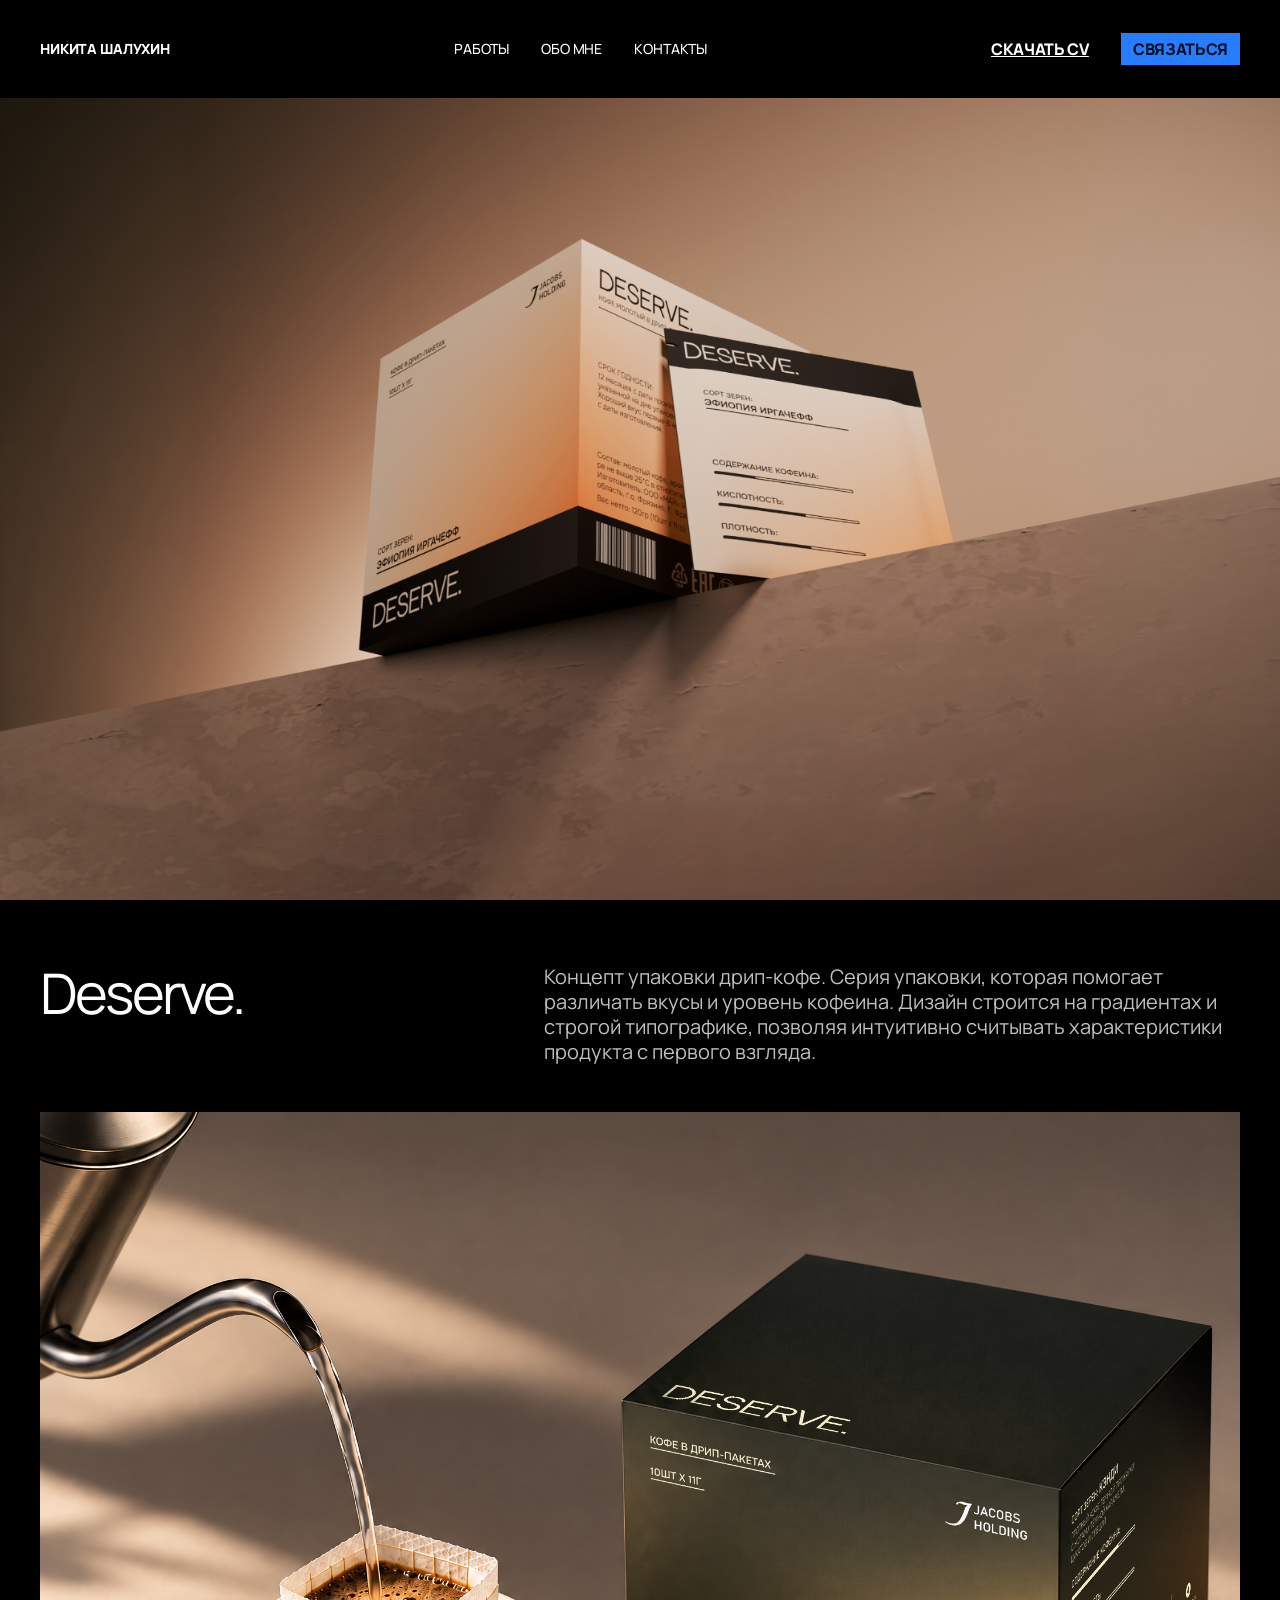
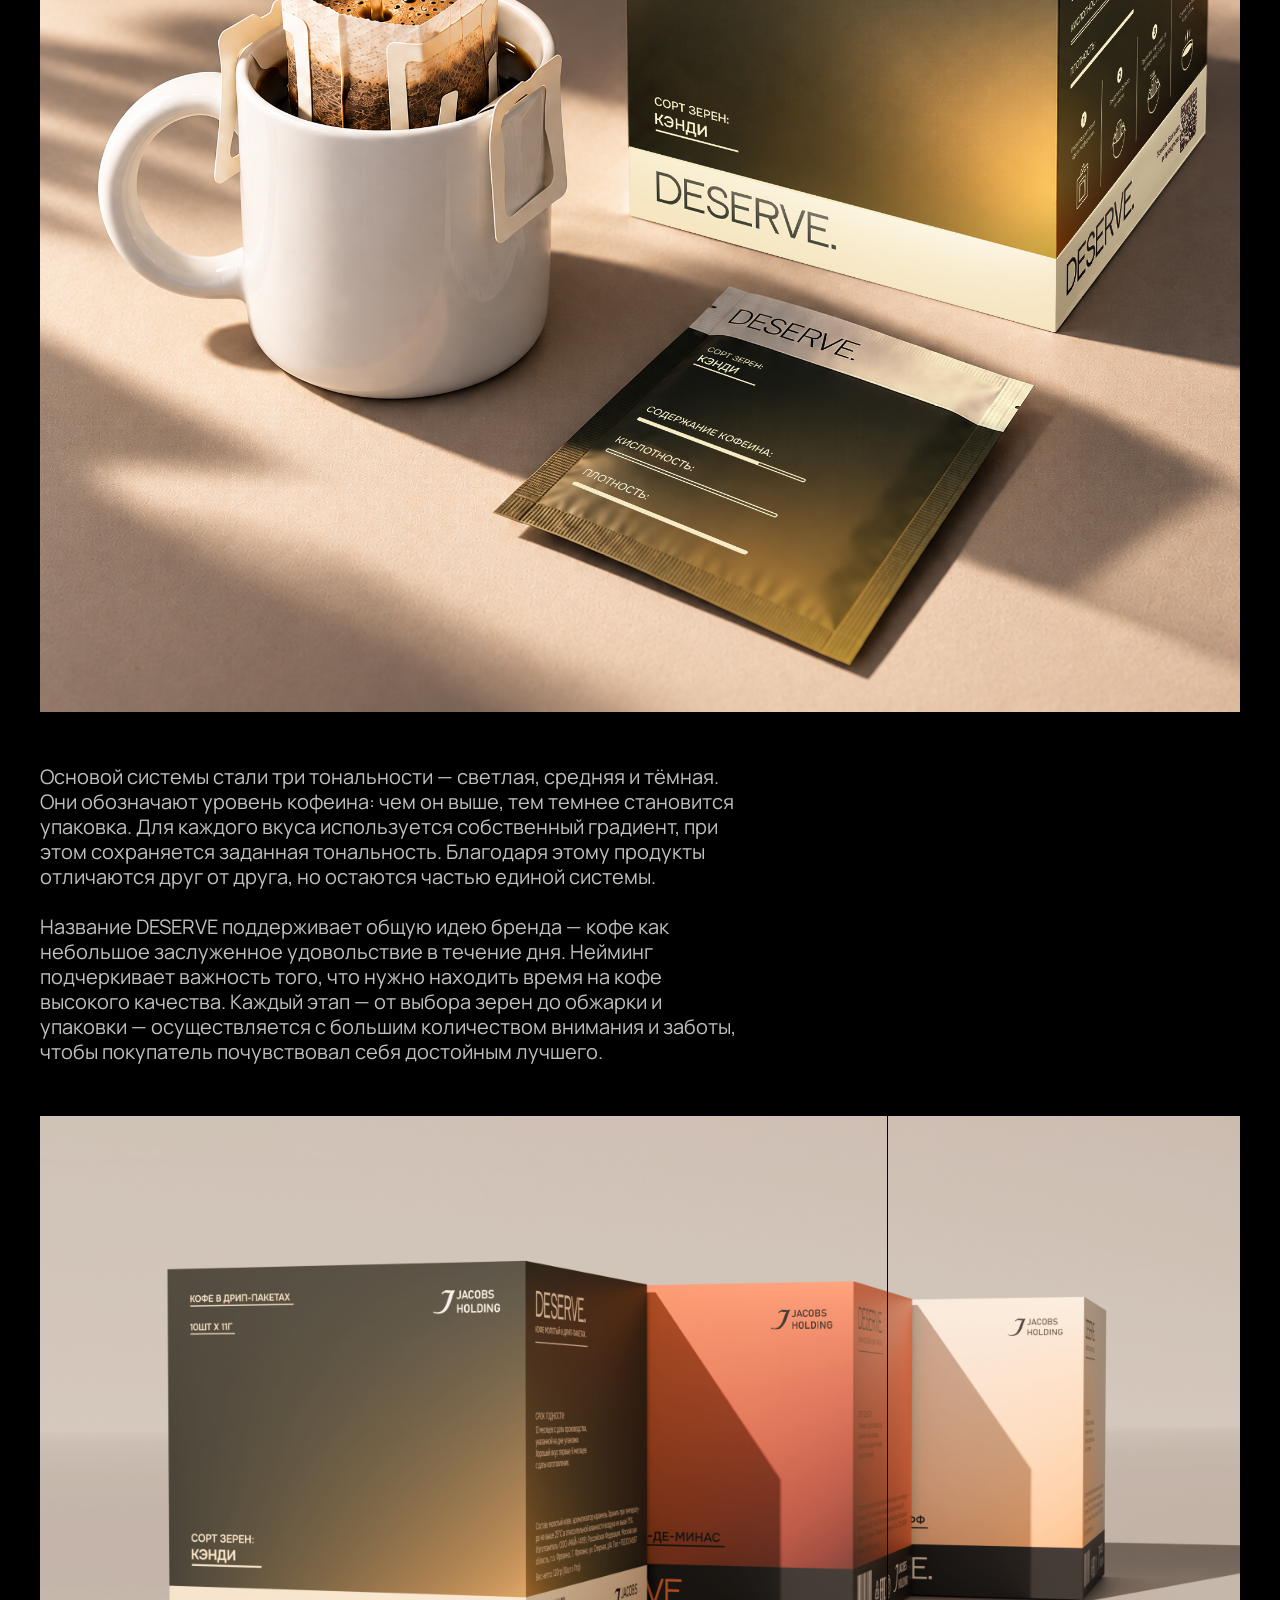
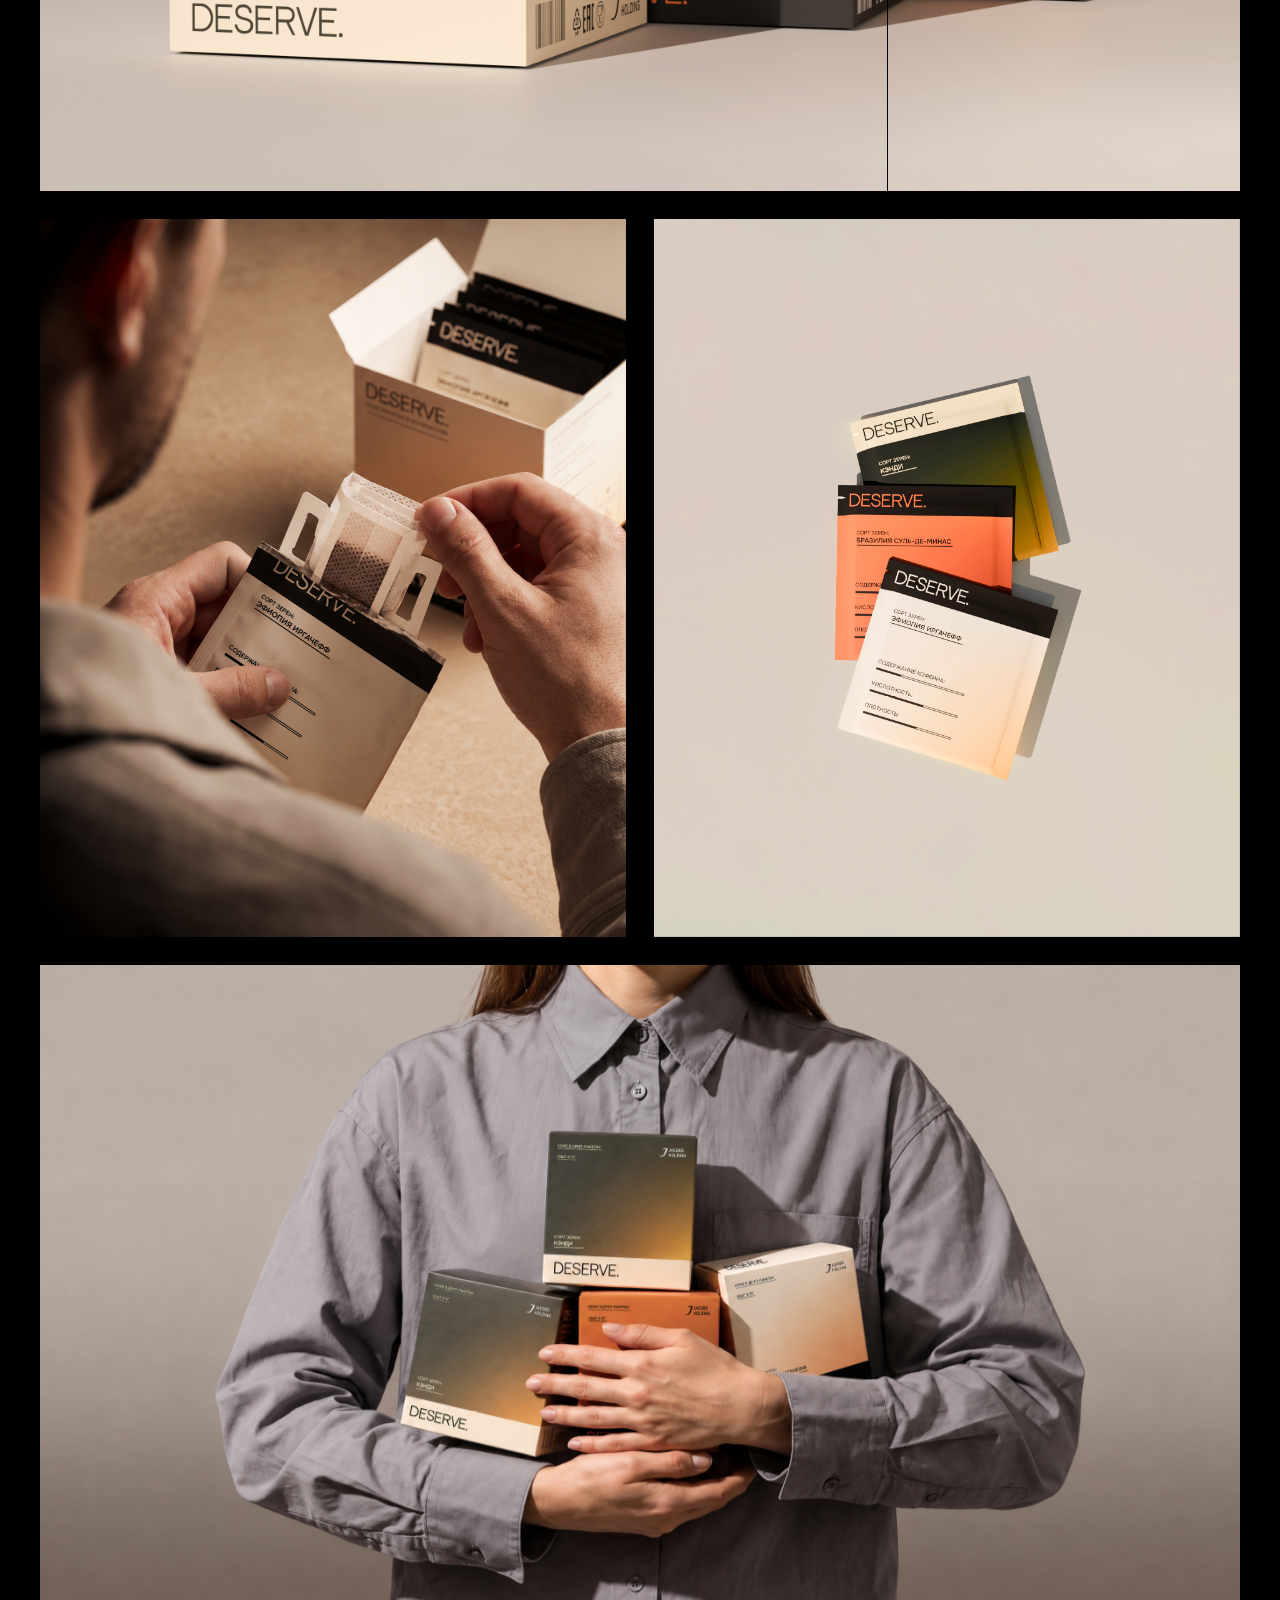
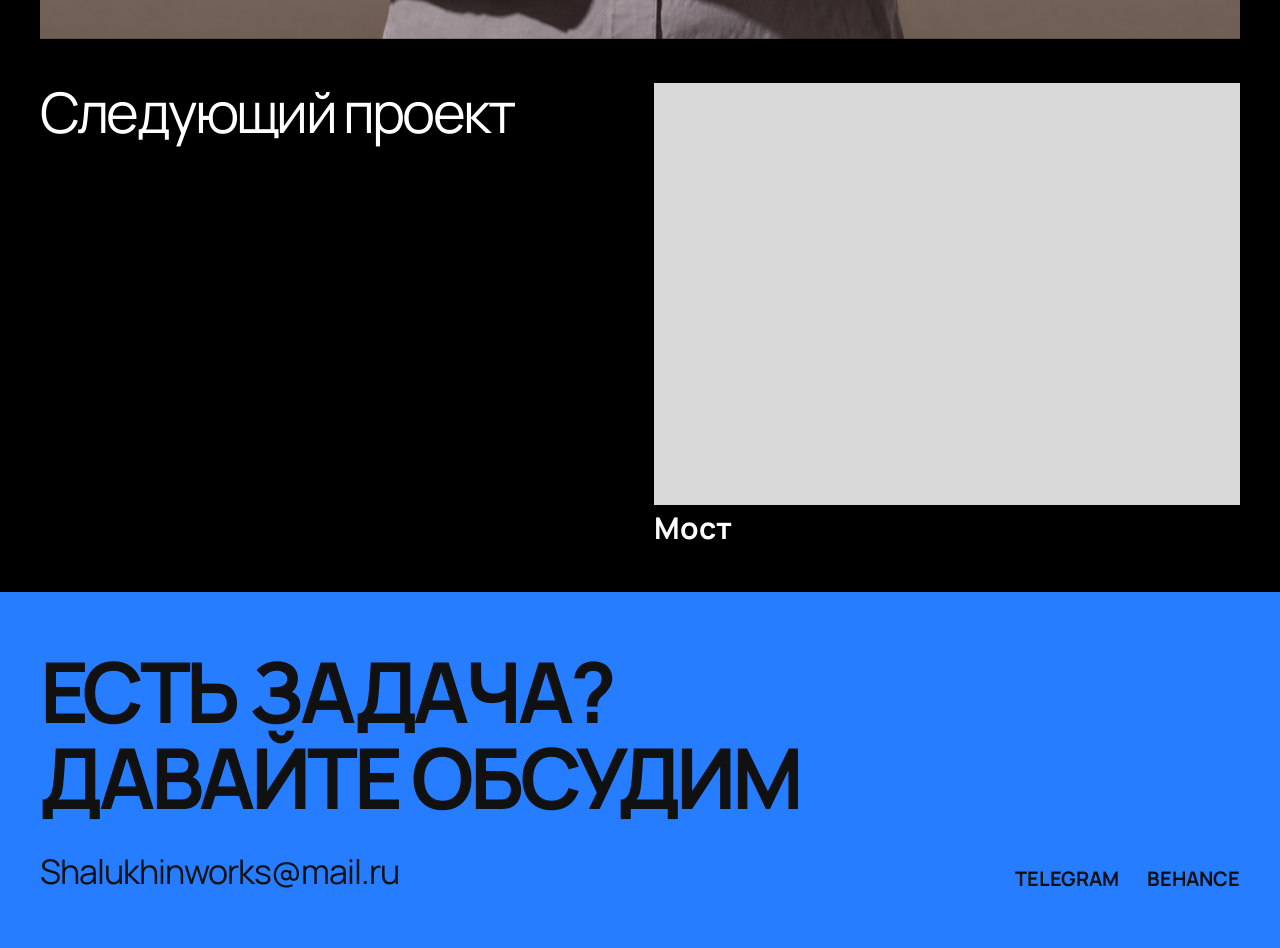
<file: case-coffee.html>
<!DOCTYPE html>
<html lang="ru">
<head>
    <meta charset="UTF-8">
    <meta name="viewport" content="width=device-width, initial-scale=1.0">
    <title>Deserve. — Никита Шалухин</title>
    <link rel="preconnect" href="https://fonts.googleapis.com">
    <link rel="preconnect" href="https://fonts.gstatic.com" crossorigin>
    <link href="https://fonts.googleapis.com/css2?family=Manrope:wght@400;500;700;800&display=swap" rel="stylesheet">
    <link rel="icon" href="favicon.ico" type="image/x-icon">
    <link rel="stylesheet" href="style.css">
</head>
<body>

    <!-- Шапка сайта -->
    <header class="header">
        <div class="container header__inner">
            <a href="index.html" class="header__brand">НИКИТА ШАЛУХИН</a>

            <nav class="header__nav" aria-label="Основная навигация">
                <a href="index.html#works" class="header__link">РАБОТЫ</a>
                <a href="index.html#about" class="header__link">ОБО МНЕ</a>
                <a href="index.html#contacts" class="header__link">КОНТАКТЫ</a>
            </nav>

            <div class="header__actions">
                <a href="https://disk.yandex.ru/d/ulKu1YBw95Kz-w" target="_blank" rel="noopener" class="header__cta-link">СКАЧАТЬ CV</a>
                <a href="https://t.me/Mug_depr" target="_blank" rel="noopener" class="header__cta-btn">СВЯЗАТЬСЯ</a>
            </div>

            <button class="burger-btn" id="burgerBtn" aria-label="Открыть меню" aria-expanded="false">
                <span class="burger-btn__icon"></span>
            </button>
        </div>

        <div class="mobile-menu" id="mobileMenu" aria-hidden="true">
            <div class="mobile-menu__top">
                <a href="index.html" class="header__brand">НИКИТА ШАЛУХИН</a>
                <button class="mobile-menu__close" id="closeMenuBtn" aria-label="Закрыть меню"></button>
            </div>
            <div class="mobile-menu__body">
                <nav class="mobile-menu__nav">
                    <a href="index.html#works" class="mobile-menu__link">РАБОТЫ</a>
                    <a href="index.html#about" class="mobile-menu__link">ОБО МНЕ</a>
                    <a href="index.html#contacts" class="mobile-menu__link">КОНТАКТЫ</a>
                </nav>
                <div class="mobile-menu__actions">
                    <a href="https://disk.yandex.ru/d/ulKu1YBw95Kz-w" target="_blank" rel="noopener" class="header__cta-link">СКАЧАТЬ CV</a>
                    <a href="https://t.me/Mug_depr" target="_blank" rel="noopener" class="header__cta-btn">СВЯЗАТЬСЯ</a>
                </div>
            </div>
        </div>
    </header>

    <main id="top" class="case-page">

        <!-- Шапка кейса с интро-картинкой -->
        <section class="case-hero-coffee">
            <div class="case-hero-bg" style="background-image: url('assets/cases/coffee/интро.jpg');"></div>
        </section>

        <!-- Описание проекта (две колонки из Figma) -->
        <section class="container case-desc-section">
            <div class="case-desc-grid">
                <h2 class="case-desc-title">Deserve.</h2>
                <p class="case-desc-text">
                    Концепт упаковки дрип-кофе. Серия упаковки, которая помогает различать вкусы и уровень кофеина. Дизайн строится на градиентах и строгой типографике, позволяя интуитивно считывать характеристики продукта с первого взгляда.
                </p>
            </div>
        </section>

        <!-- Галерея кейса Deserve строго по порядку макета -->
        <div class="container case-gallery">

            <!-- 1. Процесс заваривания -->
            <div class="case-media-box full">
                <img src="assets/cases/coffee/воронка.jpg" alt="Заваривание дрип-кофе" class="case-media-el">
            </div>

            <p class="case-desc-text">
                Основой системы стали три тональности — светлая, средняя и тёмная. Они обозначают уровень кофеина: чем он выше, тем темнее становится упаковка. Для каждого вкуса используется собственный градиент, при этом сохраняется заданная тональность. Благодаря этому продукты отличаются друг от друга, но остаются частью единой системы.<br><br>
                Название DESERVE поддерживает общую идею бренда — кофе как небольшое заслуженное удовольствие в течение дня. Нейминг подчеркивает важность того, что нужно находить время на кофе высокого качества. Каждый этап — от выбора зерен до обжарки и упаковки — осуществляется с большим количеством внимания и заботы, чтобы покупатель почувствовал себя достойным лучшего.
            </p>

            <!-- 2. Линейка коробок -->
            <div class="case-media-box full">
                <img src="assets/cases/coffee/линейка.png" alt="Линейка коробок Deserve" class="case-media-el">
            </div>

            <!-- 3. Две колонки: Мужчина распаковывает + Карточки вкусов -->
            <div class="case-grid-2">
                <div class="case-media-box half">
                    <img src="assets/cases/coffee/мужчина.jpg" alt="Распаковка" class="case-media-el">
                </div>
                <div class="case-media-box half">
                    <img src="assets/cases/coffee/Untitled копия.jpg" alt="Палитра вкусов" class="case-media-el">
                </div>
            </div>

            <div class="case-media-box full">
                <img src="assets/cases/coffee/женщина мелкие коробки.jpg" alt="Линейка коробок Deserve" class="case-media-el">
            </div>

            <!-- Блок перехода на следующий проект -->
            <section class="next-project-section">
                <div class="next-project-grid">
                    <h2 class="next-project-heading">Следующий проект</h2>
                    <a href="case-most.html" class="next-card">
                        <div class="next-card__img-wrap">
                            <video autoplay muted loop playsinline class="case-media-el">
                                <source src="assets/cases/most/LogMost.mp4" type="video/mp4">
                            </video>
                        </div>
                        <span class="next-card__title">Мост</span>
                    </a>
                </div>
            </section>
        </div>
    </main>

    <!-- Футер -->
    <footer class="footer" id="contacts">
        <div class="container footer__inner">
            <h2 class="footer__heading">Есть задача?<br>давайте обсудим</h2>
            <div class="footer__bottom">
                <a href="mailto:Shalukhinworks@mail.ru" class="footer__email">Shalukhinworks@mail.ru</a>
                <div class="footer__socials">
                    <a href="https://t.me/Mug_depr" target="_blank" rel="noopener" class="footer__social-link">TELEGRAM</a>
                    <a href="https://www.behance.net/b1f6076e" target="_blank" rel="noopener" class="footer__social-link">BEHANCE</a>
                </div>
            </div>
        </div>
    </footer>

    <script src="script.js"></script>
</body>
</html>
</file>
<file: style.css>
:root {
    --bg-main: #000000;
    --bg-page: #000000;
    --accent: #267DFF;
    --text-white: #FFFFFF;
    --text-muted: #C0C0C0;
    --text-dark: #111111;
    --card-placeholder: #D9D9D9;
    --font-main: 'Manrope', sans-serif;
}

*, *::before, *::after {
    box-sizing: border-box;
    margin: 0;
    padding: 0;
}

html {
    scroll-behavior: smooth;
    background-color: var(--bg-main);
}

body {
    background-color: var(--bg-main);
    color: var(--text-white);
    font-family: var(--font-main);
    overflow-x: hidden;
    -webkit-font-smoothing: antialiased;
}

a {
    color: inherit;
    text-decoration: none;
}

img, video {
    display: block;
    width: 100%;
    height: 100%;
    object-fit: cover;
}

/* Аппаратное ускорение для предотвращения крашей видео */
.case-media-el, .work-card__video, .hero__video {
    transform: translateZ(0);
    backface-visibility: hidden;
    perspective: 1000px;
}

/* Контейнер по сетке Figma: 1440px */
.container {
    width: 100%;
    max-width: 1440px;
    margin: 0 auto;
    padding: 0 40px;
}

/* ================= HEADER (98px height) ================= */
.header {
    position: fixed;
    top: 0;
    left: 0;
    right: 0;
    width: 100%;
    height: 98px;
    background-color: var(--bg-main);
    z-index: 9999;
}

    .header::before {
        content: '';
        position: absolute;
        bottom: 100%;
        left: 0;
        width: 100%;
        height: 100px;
        background-color: var(--bg-main);
        pointer-events: none;
    }

.header__inner {
    height: 100%;
    display: flex;
    align-items: center;
    justify-content: space-between;
}

.header__brand {
    font-weight: 800;
    font-size: 14px;
    line-height: 1.2;
    letter-spacing: -0.01em;
    color: var(--text-white);
    text-transform: uppercase;
}

.header__nav {
    display: flex;
    align-items: center;
    gap: 32px;
}

.header__link {
    font-weight: 500;
    font-size: 14px;
    line-height: 1.2;
    letter-spacing: -0.01em;
    color: var(--text-white);
    transition: color 0.2s ease;
}

    .header__link:hover {
        text-decoration: underline;
    }

.header__actions {
    display: flex;
    align-items: center;
    gap: 32px;
}

.header__cta-link {
    font-weight: 800;
    font-size: 16px;
    line-height: 1;
    letter-spacing: -0.02em;
    text-decoration: underline;
    color: var(--text-white);
    transition: color 0.2s ease;
}

    .header__cta-link:hover {
        color: var(--accent);
    }

.header__cta-btn {
    display: inline-flex;
    justify-content: center;
    align-items: center;
    padding: 8px 12px;
    height: 32px;
    background-color: var(--accent);
    font-weight: 800;
    font-size: 16px;
    line-height: 1;
    letter-spacing: -0.02em;
    color: rgba(0, 0, 0, 0.86);
    transition: color 0.2s ease;
}

    .header__cta-btn:hover {
        color: var(--text-white);
    }

.burger-btn,
.mobile-menu {
    display: none;
}

/* ================= HERO (Полноэкранный адаптивный баннер) ================= */
.hero,
.case-hero-utro,
.case-hero-coffee,
.case-hero-book,
.case-hero-most,
.case-hero-chips,
.case-hero-vano {
    position: relative;
    width: 100%;
    height: 100vh;
    height: 100svh;
    background-color: var(--card-placeholder);
    overflow: hidden;
    display: flex;
    align-items: center;
    justify-content: center;
    margin-top: 0;
}

.hero__bg,
.case-hero-bg {
    position: absolute;
    inset: 0;
    background-size: cover;
    background-position: center;
}

.hero__video,
.case-hero-utro video,
.case-hero-most video,
.case-hero-chips video {
    position: absolute;
    top: 0;
    left: 0;
    width: 100%;
    height: 100%;
    object-fit: cover;
    z-index: 1;
    transform: none;
}

.hero__content {
    position: relative;
    z-index: 2;
    text-align: center;
    max-width: 90%;
    padding: 98px 20px 0 20px;
    margin: 0 auto;
}

@keyframes heroFadeUp {
    0% {
        opacity: 0;
        transform: translateY(36px);
    }

    100% {
        opacity: 1;
        transform: translateY(0);
    }
}

.hero__title {
    font-weight: 800;
    font-size: clamp(36px, 5.5vw, 80px);
    line-height: 0.92;
    color: var(--text-white);
    margin-bottom: 20px;
    white-space: nowrap;
    opacity: 0;
    animation: heroFadeUp 1s cubic-bezier(0.22, 1, 0.36, 1) 0.15s forwards;
}

.hero__services {
    font-weight: 400;
    font-size: clamp(16px, 1.8vw, 24px);
    line-height: 1.1;
    letter-spacing: -0.02em;
    color: var(--text-white);
    max-width: 572px;
    margin: 0 auto;
    opacity: 0;
    animation: heroFadeUp 1s cubic-bezier(0.22, 1, 0.36, 1) 0.4s forwards;
}

/* ================= ОБО МНЕ ================= */
.about {
    margin-top: 64px;
    display: grid;
    grid-template-columns: 454px 1fr;
    gap: 56px;
    align-items: center;
}

.about__photo-wrap {
    width: 454px;
    height: 528px;
    background: var(--card-placeholder);
    border: 1px solid #000000;
    filter: drop-shadow(0px 0px 134.9px rgba(0, 44, 190, 0.19));
    overflow: hidden;
}

.about__text {
    max-width: 780px;
}

.about__heading {
    font-weight: 400;
    font-size: 52px;
    line-height: 1.08;
    letter-spacing: -0.04em;
    color: var(--text-white);
    min-height: 220px;
    margin-bottom: 24px;
    cursor: pointer;
    white-space: pre-line;
}

.typewriter__caret {
    display: inline-block;
    width: 2.5px;
    height: 44px;
    background-color: var(--text-white);
    vertical-align: middle;
    margin-left: 4px;
    animation: blink 0.8s step-end infinite;
}

@keyframes blink {
    50% {
        opacity: 0;
    }
}

.about__desc {
    font-weight: 400;
    font-size: 20px;
    line-height: 25px;
    color: var(--text-muted);
    max-width: 740px;
}

/* ================= ИЗБРАННЫЕ РАБОТЫ ================= */
.works {
    margin-top: 88px;
    padding-bottom: 88px;
}

.works__section-title {
    font-weight: 700;
    font-size: 40px;
    line-height: 48px;
    letter-spacing: -0.05em;
    text-transform: uppercase;
    margin-bottom: 28px;
}

.works__list {
    display: flex;
    flex-direction: column;
    gap: 36px;
}

.works__row-2col {
    display: grid;
    grid-template-columns: repeat(2, 1fr);
    gap: 28px;
}

.work-card__link {
    display: block;
}

.work-card__img-wrap {
    width: 100%;
    background-color: var(--card-placeholder);
    overflow: hidden;
    margin-bottom: 12px;
    position: relative;
    transition: transform 0.4s ease;
}

.work-card--full .work-card__img-wrap {
    height: 780px;
}

.work-card--half .work-card__img-wrap {
    height: 422px;
}

.work-card__link:hover .work-card__img-wrap {
    transform: none;
}

.work-card__video, .work-card__img {
    width: 100%;
    height: 100%;
    object-fit: cover;
    transform: none;
}

.work-card__meta {
    display: flex;
    justify-content: space-between;
    align-items: baseline;
    margin-bottom: 8px;
}

.work-card__title {
    font-weight: 700;
    font-size: 36px;
    line-height: 34px;
    color: var(--text-white);
}

.work-card__tag {
    font-weight: 400;
    font-size: 16px;
    line-height: 22px;
    text-transform: uppercase;
    color: var(--text-muted);
    text-align: right;
}

.work-card__desc {
    font-weight: 500;
    font-size: 16px;
    line-height: 20px;
    color: var(--text-muted);
    max-width: 704px;
}

/* ================= СТИЛИ ПОДСТРАНИЦ КЕЙСОВ ================= */
.case-page {
    padding-top: 0;
}

.case-desc-section {
    padding: 64px 40px 48px;
}

.case-desc-grid {
    display: flex;
    justify-content: space-between;
    align-items: flex-start;
    gap: 64px;
    width: 100%;
}

.case-desc-title {
    width: 440px;
    flex-shrink: 0;
    font-family: 'Manrope', sans-serif;
    font-weight: 400;
    font-size: 56px;
    line-height: 1.05;
    letter-spacing: -0.05em;
    color: #FFFFFF;
    margin: 0;
}

.case-desc-text {
    width: 704px;
    max-width: 100%;
    font-family: 'Manrope', sans-serif;
    font-weight: 400;
    font-size: 20px;
    line-height: 25px;
    color: #C0C0C0;
    margin: 0;
}

/* Безопасный отступ для текстов в галерее, предотвращающий наезд на фото */
.case-gallery .case-desc-text {
    margin: 24px 0 !important;
}

.case-text-right {
    margin-left: auto;
}

.case-gallery {
    display: flex;
    flex-direction: column;
    gap: 28px;
    padding-bottom: 24px;
}

.case-media-box {
    width: 100%;
    height: auto;
    overflow: hidden;
}

.case-media-el {
    width: 100%;
    height: auto;
    object-fit: contain;
    display: block;
    object-position: center center;
}

.case-grid-2 {
    display: grid;
    grid-template-columns: repeat(2, 1fr);
    gap: 28px;
    width: 100%;
    align-items: stretch;
}

    .case-grid-2 .case-media-box.half {
        width: 100%;
        height: auto;
        display: flex;
    }

        .case-grid-2 .case-media-box.half .case-media-el {
            width: 100%;
            height: 100%;
            object-fit: cover;
        }

        .case-grid-2 .case-media-box.half.case-text-box {
            height: auto;
            display: flex;
            align-items: center;
        }

.case-media-box.book-cover-final {
    height: 620px !important;
    display: flex;
    align-items: center;
    justify-content: center;
    background-color: transparent;
}

    .case-media-box.book-cover-final .case-media-el {
        object-fit: contain !important;
        width: auto;
        max-width: 100%;
        max-height: 100%;
    }

/* ================= СЛЕДУЮЩИЙ ПРОЕКТ (ДЕКТОП) ================= */
.next-project-section {
    padding: 16px 0 24px;
}

.next-project-grid {
    display: grid;
    grid-template-columns: repeat(2, 1fr);
    gap: 28px;
    align-items: start;
    width: 100%;
}

.next-project-heading {
    font-family: 'Manrope', sans-serif;
    font-weight: 400;
    font-size: 56px;
    line-height: 1.05;
    letter-spacing: -0.05em;
    color: #FFFFFF;
    margin: 0;
}

.next-card {
    display: block;
    width: 100%;
    max-width: 100%;
}

.next-card__img-wrap {
    width: 100%;
    height: 422px;
    background-color: var(--card-placeholder);
    overflow: hidden;
    margin-bottom: 6px !important;
}

    .next-card__img,
    .next-card__img-wrap video.case-media-el {
        width: 100%;
        height: 100%;
        object-fit: cover;
    }

.next-card__title {
    display: block;
    font-family: 'Manrope', sans-serif;
    font-weight: 700;
    font-size: 30px; /* Уменьшено на пару пунктов */
    line-height: 1.1;
    color: #FFFFFF;
    margin: 0 !important;
    padding: 0 !important;
}

/* ================= ФУТЕР ================= */
.footer {
    width: 100%;
    background-color: var(--accent);
    color: var(--text-dark);
    padding: 56px 0;
}

.footer__inner {
    display: flex;
    flex-direction: column;
    justify-content: space-between;
    min-height: auto;
    gap: 32px;
}

.footer__heading {
    font-weight: 700;
    font-size: 84px;
    line-height: 1.02;
    letter-spacing: -0.05em;
    text-transform: uppercase;
    color: var(--text-dark);
    max-width: 1200px;
    margin-bottom: 0;
}

.footer__bottom {
    display: flex;
    justify-content: space-between;
    align-items: flex-end;
    width: 100%;
}

.footer__email {
    font-weight: 400;
    font-size: 34px;
    line-height: 1.2;
    letter-spacing: -1px;
    color: var(--text-dark);
}

.footer__socials {
    display: flex;
    gap: 28px;
}

.footer__social-link {
    font-weight: 700;
    font-size: 20px;
    line-height: 27px;
    color: var(--text-dark);
    transition: color 0.2s ease;
}

    .footer__social-link:hover {
        color: var(--text-white);
    }

/* ================= BREAKPOINT: 1024px (Ноутбуки и крупные планшеты) ================= */
@media (max-width: 1199px) {
    body {
        background-color: var(--bg-main);
    }

    .container,
    .case-desc-section {
        padding-left: 32px;
        padding-right: 32px;
    }

    .about {
        grid-template-columns: 300px 1fr;
        gap: 40px;
        margin-top: 48px;
    }

    .about__photo-wrap {
        width: 300px;
        height: 350px;
    }

    .about__heading {
        font-size: 34px;
        line-height: 1.12;
        min-height: 150px;
    }

    .typewriter__caret {
        height: 30px;
    }

    .about__desc {
        font-size: 16px;
        line-height: 21px;
    }

    .works__section-title {
        font-size: 32px;
        line-height: 37px;
    }

    .work-card--full .work-card__img-wrap {
        height: 520px;
    }

    .work-card--half .work-card__img-wrap {
        height: 290px;
    }

    .work-card__title {
        font-size: 28px;
        line-height: 30px;
    }

    .case-desc-grid {
        gap: 40px;
    }

    .case-desc-title {
        width: 280px;
        font-size: 40px;
    }

    .case-desc-text {
        width: 100%;
        font-size: 17px;
        line-height: 22px;
    }

    .case-grid-2 .case-media-box.half {
        height: auto;
    }

    .next-project-grid {
        grid-template-columns: repeat(2, 1fr);
        gap: 28px;
    }

    .next-project-heading {
        font-size: 40px;
    }

    .next-card {
        width: 100%;
    }

    .next-card__img-wrap {
        height: 290px;
    }

    .footer {
        padding: 48px 0;
    }

    .footer__heading {
        font-size: 52px;
        line-height: 1.1;
        letter-spacing: -2.5px;
    }

    .footer__email {
        font-size: 24px;
    }

    .footer__social-link {
        font-size: 14px;
    }
}

/* ================= BREAKPOINT: Планшеты 768x1024 ================= */
@media (max-width: 900px) {
    body {
        background-color: var(--bg-main);
        padding-top: 64px;
    }

    .container,
    .case-desc-section {
        padding-left: 24px;
        padding-right: 24px;
    }

    .header {
        position: fixed;
        top: 0;
        left: 0;
        right: 0;
        height: 64px;
        background-color: var(--bg-main);
        z-index: 9999;
    }

    .header__nav,
    .header__actions {
        display: none;
    }

    .burger-btn {
        display: block;
        width: 28px;
        height: 28px;
        background: none;
        border: none;
        cursor: pointer;
        position: relative;
        z-index: 210;
    }

    .burger-btn__icon,
    .burger-btn__icon::before,
    .burger-btn__icon::after {
        content: '';
        position: absolute;
        left: 2px;
        right: 2px;
        height: 2.5px;
        background-color: var(--accent);
        transition: 0.3s ease;
    }

    .burger-btn__icon {
        top: 13px;
    }

        .burger-btn__icon::before {
            top: -7px;
            left: 0;
            right: 0;
        }

        .burger-btn__icon::after {
            top: 7px;
            left: 0;
            right: 0;
        }

    .mobile-menu {
        display: block;
        position: fixed;
        top: 0;
        left: 0;
        width: 100%;
        background-color: var(--bg-main);
        z-index: 10000;
        transform: translateY(-100%);
        transition: transform 0.35s cubic-bezier(0.22, 1, 0.36, 1);
        padding: 20px 24px 36px;
        border-bottom: 1px solid rgba(255, 255, 255, 0.08);
    }

        .mobile-menu.is-open {
            transform: translateY(0);
        }

    .mobile-menu__top {
        display: flex;
        justify-content: space-between;
        align-items: center;
        margin-bottom: 32px;
    }

    .mobile-menu__close {
        width: 32px;
        height: 32px;
        background: none;
        border: none;
        cursor: pointer;
        position: relative;
        display: flex;
        align-items: center;
        justify-content: center;
    }

        .mobile-menu__close::before,
        .mobile-menu__close::after {
            content: '';
            position: absolute;
            width: 22px;
            height: 2.5px;
            background-color: var(--accent);
        }

        .mobile-menu__close::before {
            transform: rotate(45deg);
        }

        .mobile-menu__close::after {
            transform: rotate(-45deg);
        }

    .mobile-menu__body {
        display: flex;
        justify-content: space-between;
        gap: 48px;
    }

    .mobile-menu__nav {
        display: flex;
        flex-direction: column;
        gap: 24px;
    }

    .mobile-menu__link {
        font-weight: 500;
        font-size: 16px;
        color: var(--text-white);
    }

    .mobile-menu__actions {
        display: flex;
        flex-direction: column;
        align-items: flex-start;
        gap: 24px;
    }

    main:not(.case-page) > .hero {
        margin-top: 0 !important;
        height: calc(100svh - 64px) !important;
    }

    .case-page > .hero,
    .case-hero-utro,
    .case-hero-coffee,
    .case-hero-book,
    .case-hero-most,
    .case-hero-chips,
    .case-hero-vano {
        margin-top: 0 !important;
        height: 460px !important;
    }

    .hero__content {
        padding: 0 16px;
        width: 100%;
    }

    .about {
        grid-template-columns: 230px 1fr;
        gap: 28px;
    }

    .about__photo-wrap {
        width: 230px;
        height: auto;
    }

    .about__photo {
        width: 100%;
        height: auto;
        object-fit: contain;
    }

    .about__heading {
        font-size: 24px;
        line-height: 28px;
        min-height: 112px;
    }

    .about__desc {
        font-size: 15px;
        line-height: 20px;
    }

    .works {
        margin-top: 64px;
        padding-bottom: 64px;
    }

    .works__section-title {
        font-size: 24px;
        line-height: 28px;
    }

    .works__row-2col {
        grid-template-columns: repeat(2, 1fr);
        gap: 20px;
    }

    .work-card--full .work-card__img-wrap {
        height: 400px;
    }

    .work-card--half .work-card__img-wrap {
        height: 210px;
    }

    .work-card__title {
        font-size: 22px;
        line-height: 24px;
    }

    .work-card__desc {
        display: none;
    }

    .case-desc-title {
        width: 220px;
        font-size: 32px;
    }

    .case-desc-text {
        font-size: 15px;
        line-height: 20px;
    }

    .case-gallery {
        gap: 20px;
        padding-bottom: 20px;
    }

    .case-grid-2 {
        grid-template-columns: repeat(2, 1fr);
        gap: 20px;
        align-items: stretch;
    }

        .case-grid-2 .case-media-box.half {
            height: auto;
        }

    .next-project-grid {
        grid-template-columns: repeat(2, 1fr) !important;
        gap: 20px !important;
    }

    .next-project-heading {
        font-size: 36px !important;
    }

    .next-card {
        width: 100% !important;
    }

    .next-card__img-wrap {
        height: 240px !important;
    }

    .next-card__title {
        font-size: 24px !important; /* Уменьшено на пару пунктов для планшетов */
    }

    .next-project-section {
        padding: 16px 0 20px !important;
    }

    .footer {
        padding: 40px 0 !important;
    }

    .footer__heading {
        font-size: 52px !important;
        line-height: 1.05 !important;
        letter-spacing: -1.5px;
    }

    .footer__email {
        font-size: 24px;
    }
}

/* ================= BREAKPOINT: Смартфоны (до 640px) ================= */
@media (max-width: 640px) {
    .container,
    .case-desc-section {
        padding-left: 16px;
        padding-right: 16px;
    }

    .mobile-menu {
        height: 100dvh;
        padding: 20px 16px 36px;
        transform: translateX(100%);
        border-bottom: none;
    }

        .mobile-menu.is-open {
            transform: translateX(0);
        }

    .mobile-menu__body {
        flex-direction: column;
        justify-content: flex-start;
        gap: 32px;
    }

    .mobile-menu__link {
        font-size: 18px;
    }

    main:not(.case-page) > .hero {
        margin-top: 0 !important;
        height: calc(100svh - 64px) !important;
        min-height: 460px !important;
    }

    .hero__title {
        font-size: clamp(24px, 7.5vw, 38px) !important;
        white-space: nowrap !important;
        margin-bottom: 12px !important;
    }

    .hero__services {
        font-size: 15px !important;
        line-height: 1.25 !important;
    }

    .case-page > .hero,
    .case-hero-utro,
    .case-hero-coffee,
    .case-hero-book,
    .case-hero-most,
    .case-hero-chips,
    .case-hero-vano {
        margin-top: 0 !important;
        height: 300px !important;
        min-height: unset !important;
        background-color: transparent !important;
    }

    .about {
        grid-template-columns: 1fr;
        gap: 24px;
        margin-top: 40px;
    }

    .about__photo-wrap {
        width: 100%;
        height: auto !important;
        max-height: none !important;
    }

    .about__photo {
        width: 100%;
        height: auto !important;
        object-fit: contain !important;
    }

    .about__heading {
        font-size: 22px;
        line-height: 26px;
        min-height: 104px;
        margin-bottom: 16px;
    }

    .typewriter__caret {
        height: 22px;
    }

    .about__desc {
        font-size: 14px;
        line-height: 19px;
    }

    .works {
        margin-top: 48px;
        padding-bottom: 48px;
    }

    .works__section-title {
        font-size: 20px;
        line-height: 24px;
        margin-bottom: 20px;
    }

    .works__list {
        gap: 28px;
    }

    .works__row-2col {
        grid-template-columns: 1fr;
        gap: 28px;
    }

    .work-card--full .work-card__img-wrap,
    .work-card--half .work-card__img-wrap {
        height: 220px;
        margin-bottom: 8px;
    }

    .work-card__meta {
        margin-bottom: 0;
    }

    .work-card__title {
        font-size: 18px;
        line-height: 22px;
    }

    .work-card__tag {
        display: none !important;
    }

    .case-desc-section {
        padding-top: 28px;
        padding-bottom: 20px;
    }

    .case-desc-grid {
        flex-direction: column;
        gap: 12px;
    }

    .case-desc-title {
        width: 100%;
        font-size: 28px;
        line-height: 32px;
    }

    .case-text-right,
    .case-desc-text {
        margin-left: 0 !important;
        margin-right: 0 !important;
        width: 100% !important;
        font-size: 14px;
        line-height: 19px;
    }

    .case-gallery {
        gap: 12px;
        padding-bottom: 20px;
    }

    .case-grid-2 {
        grid-template-columns: 1fr;
        gap: 12px;
    }

        .case-media-box,
        .case-media-box.full,
        .case-grid-2 .case-media-box.half {
            height: auto !important;
            display: block;
        }

            .case-media-el,
            .case-grid-2 .case-media-box.half .case-media-el {
                height: auto !important;
                object-fit: contain !important;
            }

            .case-media-box.book-cover-final {
                height: auto !important;
                padding: 10px 0;
            }

    .next-project-section {
        padding: 16px 0 24px !important;
    }

    .next-project-grid {
        grid-template-columns: 1fr !important;
        gap: 12px !important;
    }

    .next-project-heading {
        font-size: 24px !important;
        margin-bottom: 0 !important;
    }

    .next-card {
        width: 100% !important;
    }

    .next-card__img-wrap {
        height: 220px !important;
        margin-bottom: 6px !important;
    }

        .next-card__img,
        .next-card__img-wrap video.case-media-el {
            height: 100% !important;
            object-fit: cover !important;
        }

    .next-card__title {
        font-size: 18px !important; /* Уменьшено для мобильных */
        line-height: 22px !important;
    }

    .footer {
        padding: 36px 0 !important;
    }

    .footer__inner {
        min-height: auto;
        gap: 20px !important;
    }

    .footer__heading {
        font-size: 32px !important;
        line-height: 36px !important;
        letter-spacing: -1px;
        margin-bottom: 0;
    }

    .footer__bottom {
        flex-direction: column;
        align-items: flex-start;
        gap: 16px !important;
    }

    .footer__email {
        font-size: 22px;
        font-weight: 600;
        line-height: 1.2;
        word-break: break-all;
    }

    .footer__socials {
        gap: 24px;
    }

    .footer__social-link {
        font-size: 18px;
        line-height: 24px;
        padding: 4px 0;
    }
}
</file>
